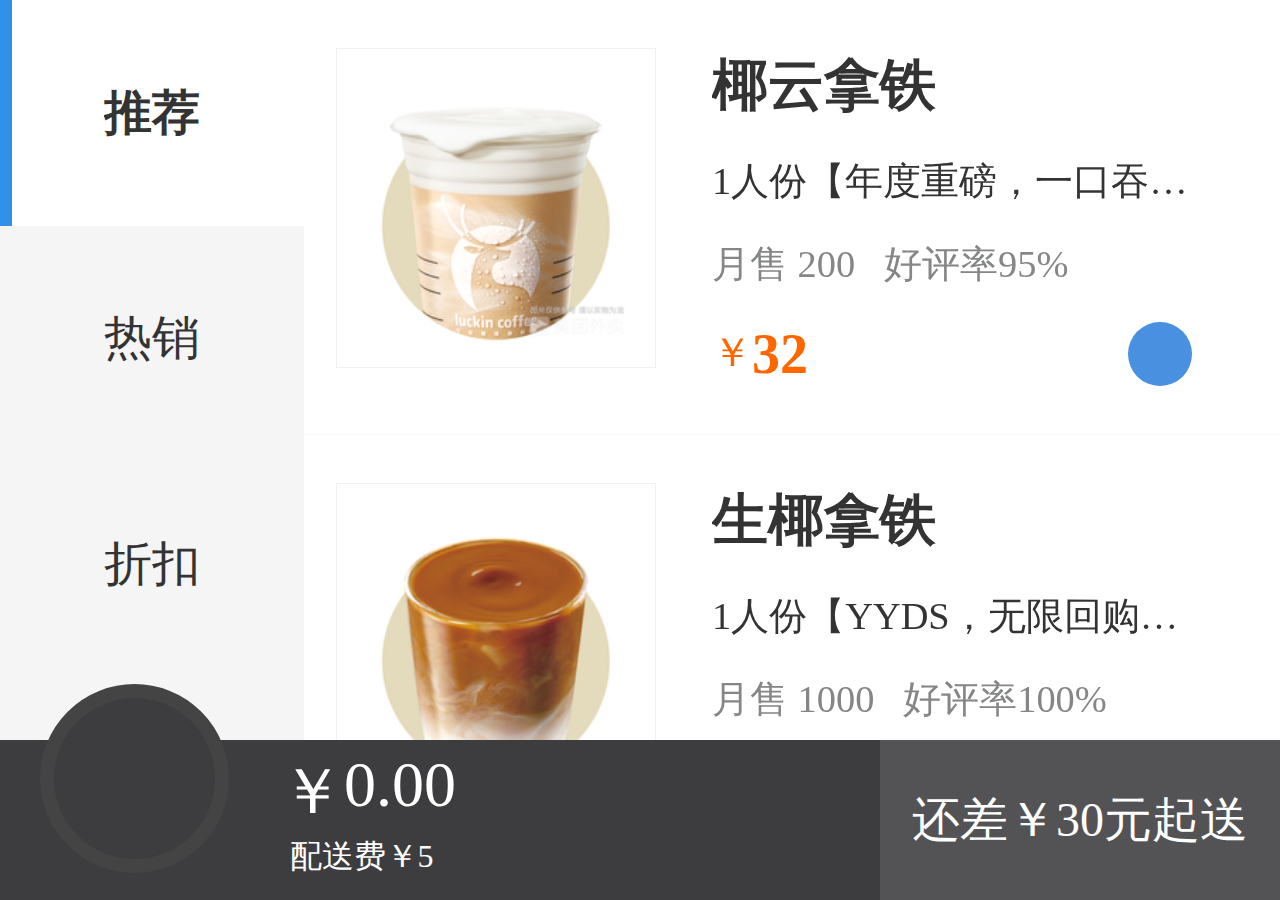
<file: master/ch4/2/index.html>
<!DOCTYPE html>
<html lang="en">
  <head>
    <meta charset="UTF-8" />
    <meta http-equiv="X-UA-Compatible" content="IE=edge" />
    <meta name="viewport" content="width=device-width, initial-scale=1.0" />
    <title>丑团外卖</title>
    <link rel="shortcut icon" href="./assets/favicon.ico" type="image/x-icon" />
    <link rel="stylesheet" href="./css/common.css" />
    <link rel="stylesheet" href="./css/container.css" />
    <link rel="stylesheet" href="./css/footer.css" />
    <link rel="stylesheet" href="./css/add-to-car.css" />
  </head>
  <body>
    <div class="container">
      <div class="menu">
        <div class="menu-item active"><span>推荐</span></div>
        <div class="menu-item"><span>热销</span></div>
        <div class="menu-item"><span>折扣</span></div>
        <div class="menu-item"><span>夏日冰咖必喝榜</span></div>
        <div class="menu-item"><span>进店必喝</span></div>
        <div class="menu-item"><span>只喝美式</span></div>
        <div class="menu-item"><span>酷爽特调水果冰萃</span></div>
        <div class="menu-item"><span>经典奶咖</span></div>
        <div class="menu-item"><span>创意奶咖</span></div>
        <div class="menu-item"><span>瑞纳冰季</span></div>
        <div class="menu-item"><span>不喝咖啡</span></div>
        <div class="menu-item"><span>轻食甜品</span></div>
        <div class="menu-item"><span>热卖套餐</span></div>
      </div>
      <div class="goods-list"></div>
    </div>
    <div class="footer">
      <div class="footer-car-container">
        <div class="footer-car">
          <i class="iconfont i-gouwuchefill"></i>
          <span class="footer-car-badge">0</span>
        </div>
        <div class="footer-car-price">
          <span class="footer-car-unit">￥</span>
          <span class="footer-car-total">0.00</span>
        </div>
        <div class="footer-car-tip">配送费￥0</div>
      </div>
      <div class="footer-pay">
        <a href="">去结算</a>
        <span>还差￥0元起送</span>
      </div>
    </div>

    <!-- <div class="add-to-car">
      <i class="iconfont i-jiajianzujianjiahao"></i>
    </div> -->

    <script src="./js/data.js"></script>
    <script src="./js/index.js"></script>
  </body>
</html>
</file>
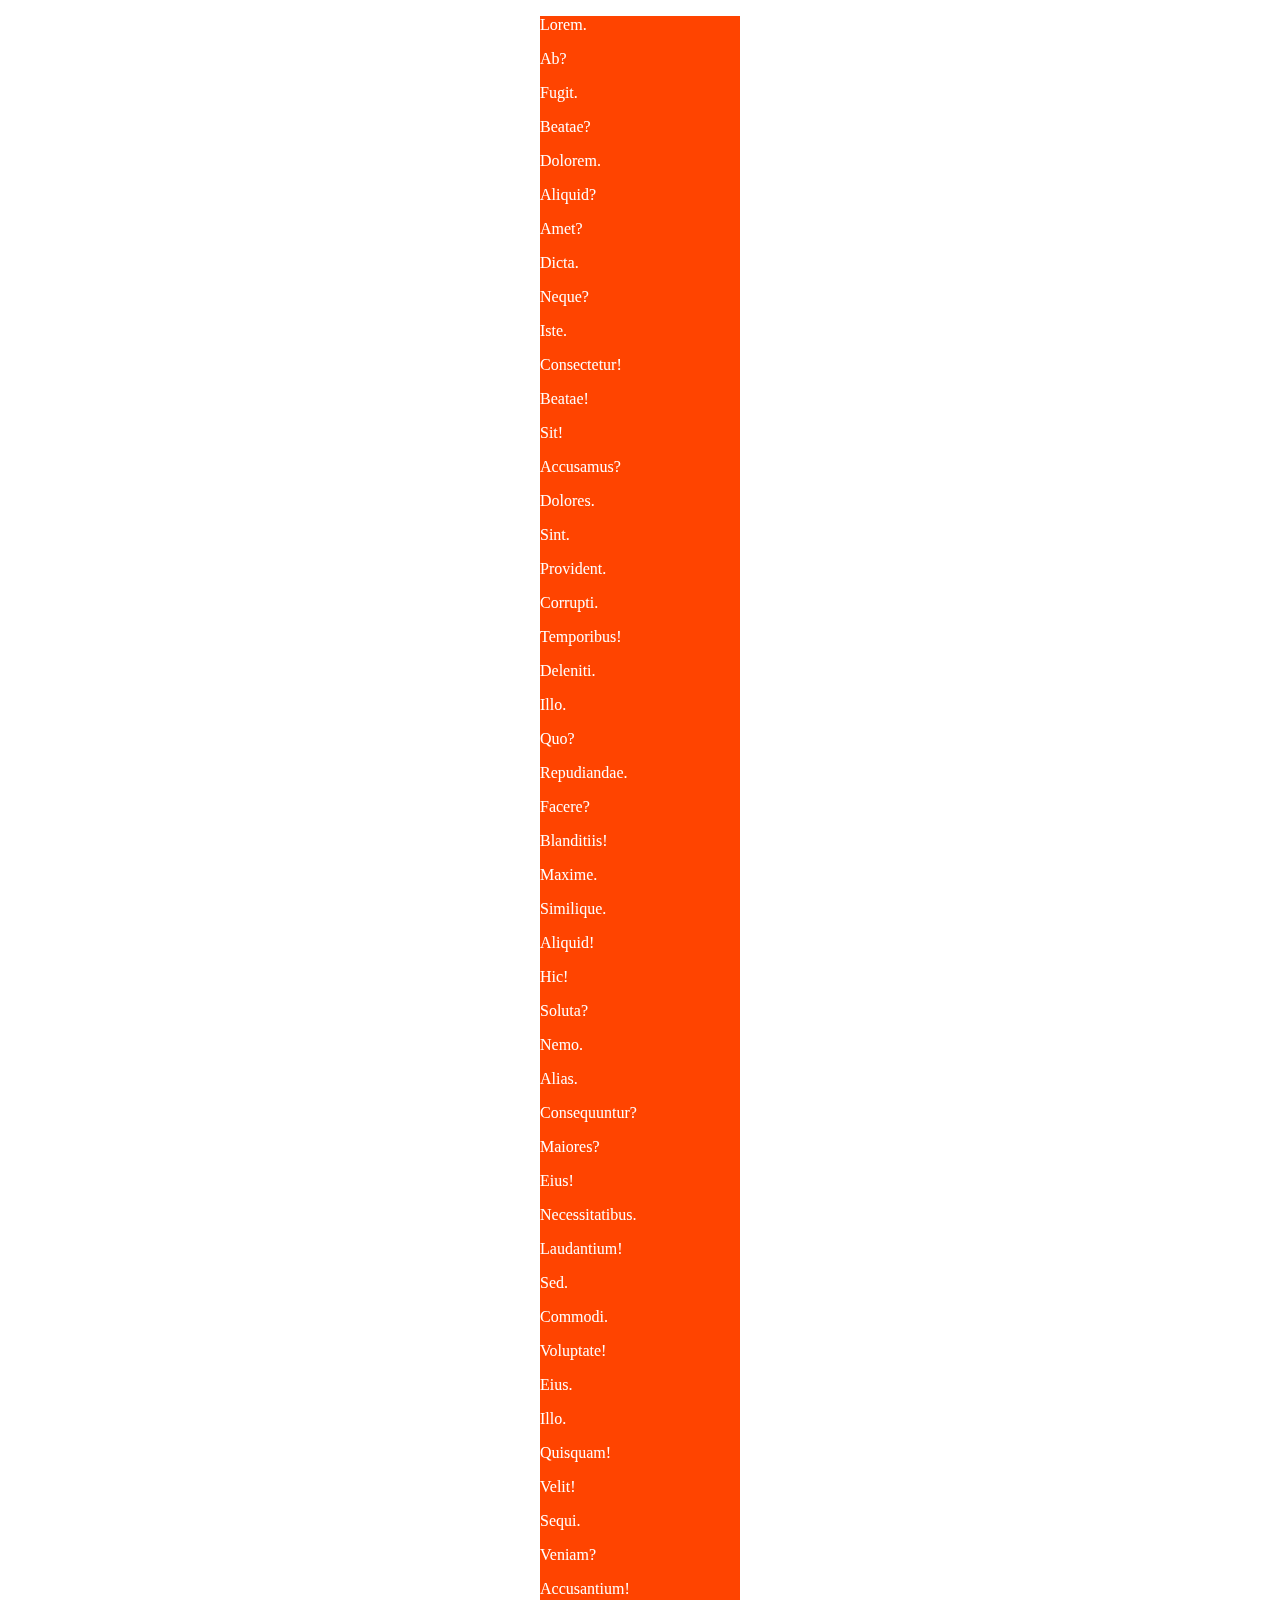
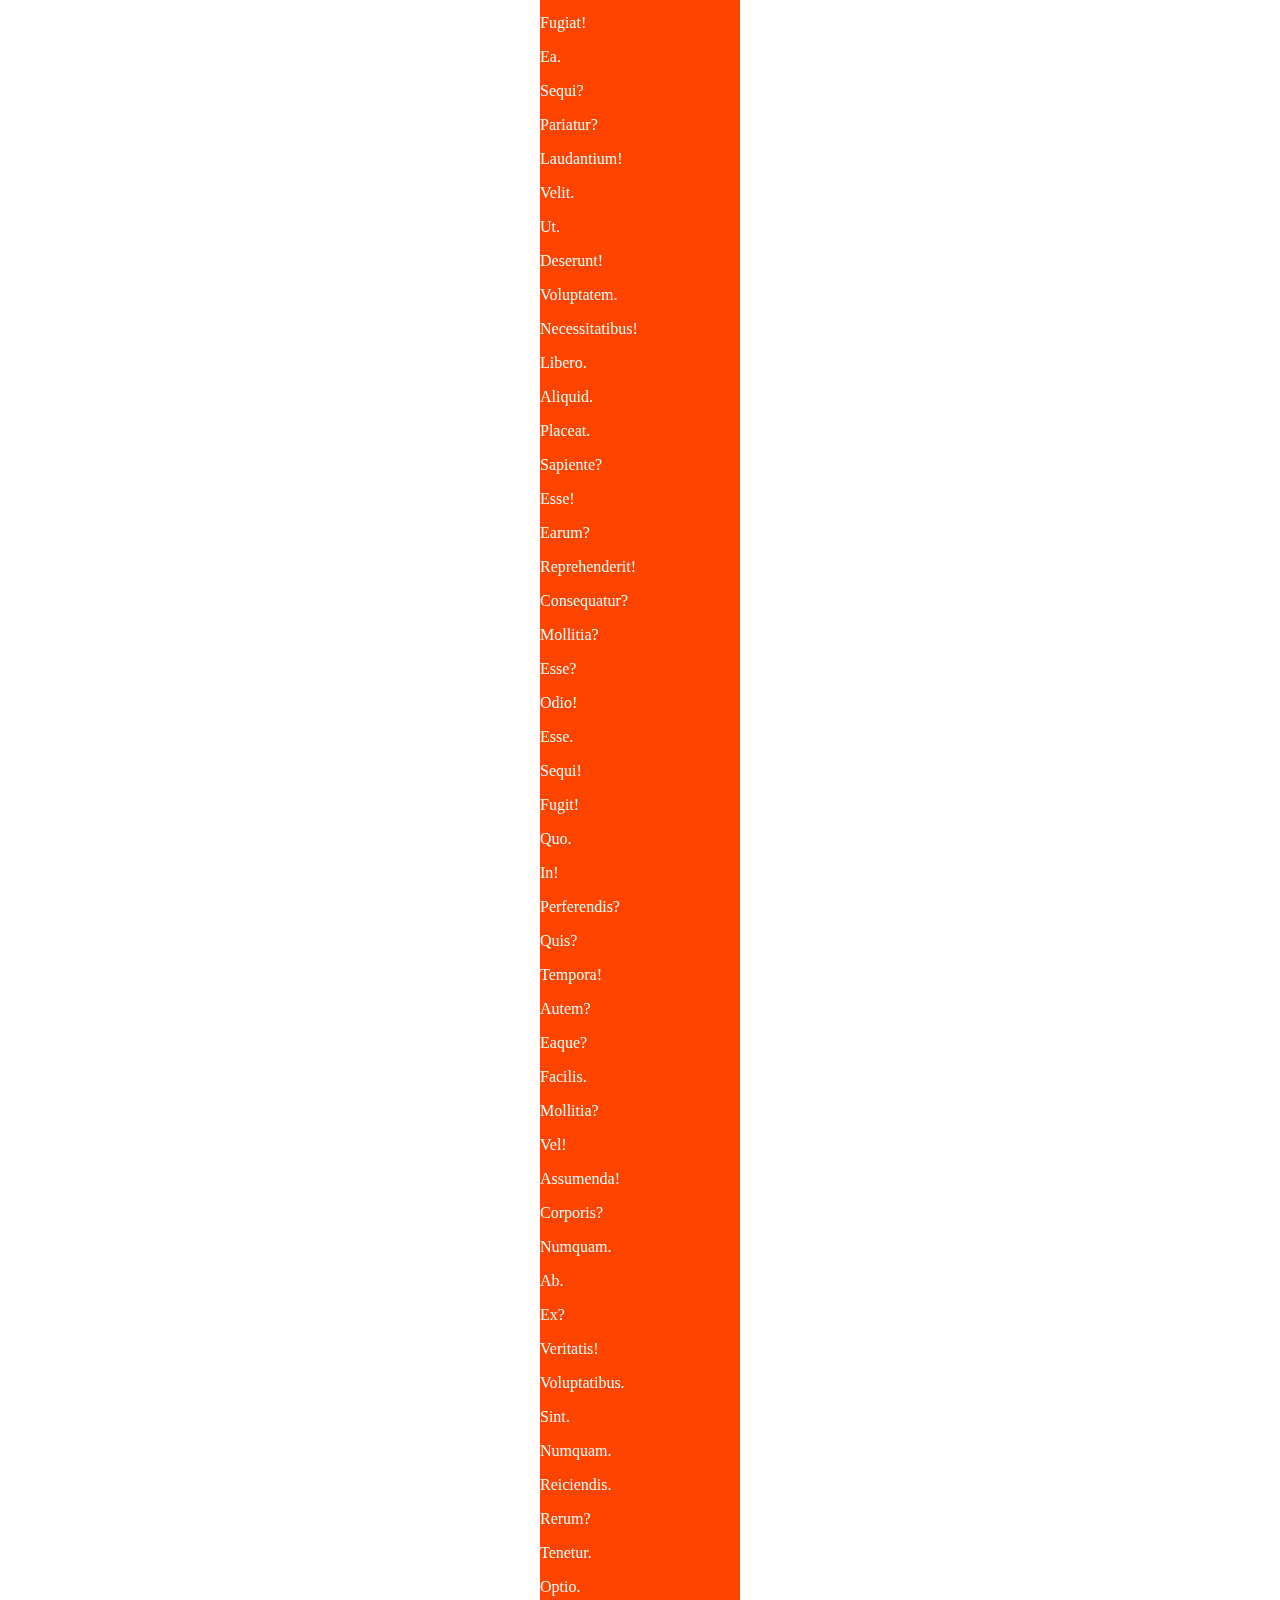
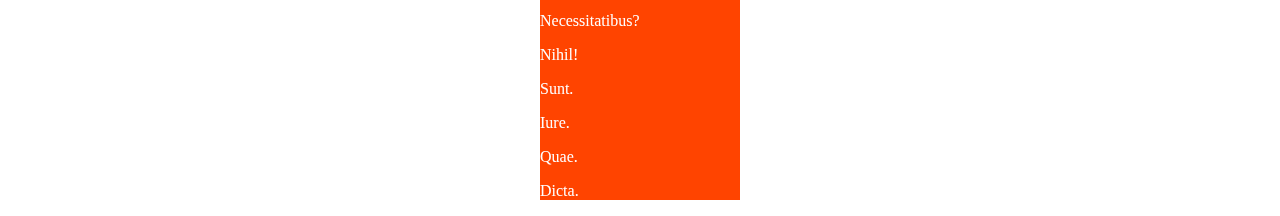
<file: master/ch2/2.html>
<!DOCTYPE html>
<html lang="en">
  <head>
    <meta charset="UTF-8" />
    <meta http-equiv="X-UA-Compatible" content="IE=edge" />
    <meta name="viewport" content="width=device-width, initial-scale=1.0" />
    <title>Document</title>
    <style>
      .container {
        will-change: transform;
        width: 200px;
        background: #f40;
        color: #fff;
        margin: 0 auto;
      }
    </style>
  </head>
  <body>
    <div class="container">
      <p>Lorem.</p>
      <p>Ab?</p>
      <p>Fugit.</p>
      <p>Beatae?</p>
      <p>Dolorem.</p>
      <p>Aliquid?</p>
      <p>Amet?</p>
      <p>Dicta.</p>
      <p>Neque?</p>
      <p>Iste.</p>
      <p>Consectetur!</p>
      <p>Beatae!</p>
      <p>Sit!</p>
      <p>Accusamus?</p>
      <p>Dolores.</p>
      <p>Sint.</p>
      <p>Provident.</p>
      <p>Corrupti.</p>
      <p>Temporibus!</p>
      <p>Deleniti.</p>
      <p>Illo.</p>
      <p>Quo?</p>
      <p>Repudiandae.</p>
      <p>Facere?</p>
      <p>Blanditiis!</p>
      <p>Maxime.</p>
      <p>Similique.</p>
      <p>Aliquid!</p>
      <p>Hic!</p>
      <p>Soluta?</p>
      <p>Nemo.</p>
      <p>Alias.</p>
      <p>Consequuntur?</p>
      <p>Maiores?</p>
      <p>Eius!</p>
      <p>Necessitatibus.</p>
      <p>Laudantium!</p>
      <p>Sed.</p>
      <p>Commodi.</p>
      <p>Voluptate!</p>
      <p>Eius.</p>
      <p>Illo.</p>
      <p>Quisquam!</p>
      <p>Velit!</p>
      <p>Sequi.</p>
      <p>Veniam?</p>
      <p>Accusantium!</p>
      <p>Fugiat!</p>
      <p>Ea.</p>
      <p>Sequi?</p>
      <p>Pariatur?</p>
      <p>Laudantium!</p>
      <p>Velit.</p>
      <p>Ut.</p>
      <p>Deserunt!</p>
      <p>Voluptatem.</p>
      <p>Necessitatibus!</p>
      <p>Libero.</p>
      <p>Aliquid.</p>
      <p>Placeat.</p>
      <p>Sapiente?</p>
      <p>Esse!</p>
      <p>Earum?</p>
      <p>Reprehenderit!</p>
      <p>Consequatur?</p>
      <p>Mollitia?</p>
      <p>Esse?</p>
      <p>Odio!</p>
      <p>Esse.</p>
      <p>Sequi!</p>
      <p>Fugit!</p>
      <p>Quo.</p>
      <p>In!</p>
      <p>Perferendis?</p>
      <p>Quis?</p>
      <p>Tempora!</p>
      <p>Autem?</p>
      <p>Eaque?</p>
      <p>Facilis.</p>
      <p>Mollitia?</p>
      <p>Vel!</p>
      <p>Assumenda!</p>
      <p>Corporis?</p>
      <p>Numquam.</p>
      <p>Ab.</p>
      <p>Ex?</p>
      <p>Veritatis!</p>
      <p>Voluptatibus.</p>
      <p>Sint.</p>
      <p>Numquam.</p>
      <p>Reiciendis.</p>
      <p>Rerum?</p>
      <p>Tenetur.</p>
      <p>Optio.</p>
      <p>Necessitatibus?</p>
      <p>Nihil!</p>
      <p>Sunt.</p>
      <p>Iure.</p>
      <p>Quae.</p>
      <p>Dicta.</p>
    </div>
  </body>
</html>
</file>
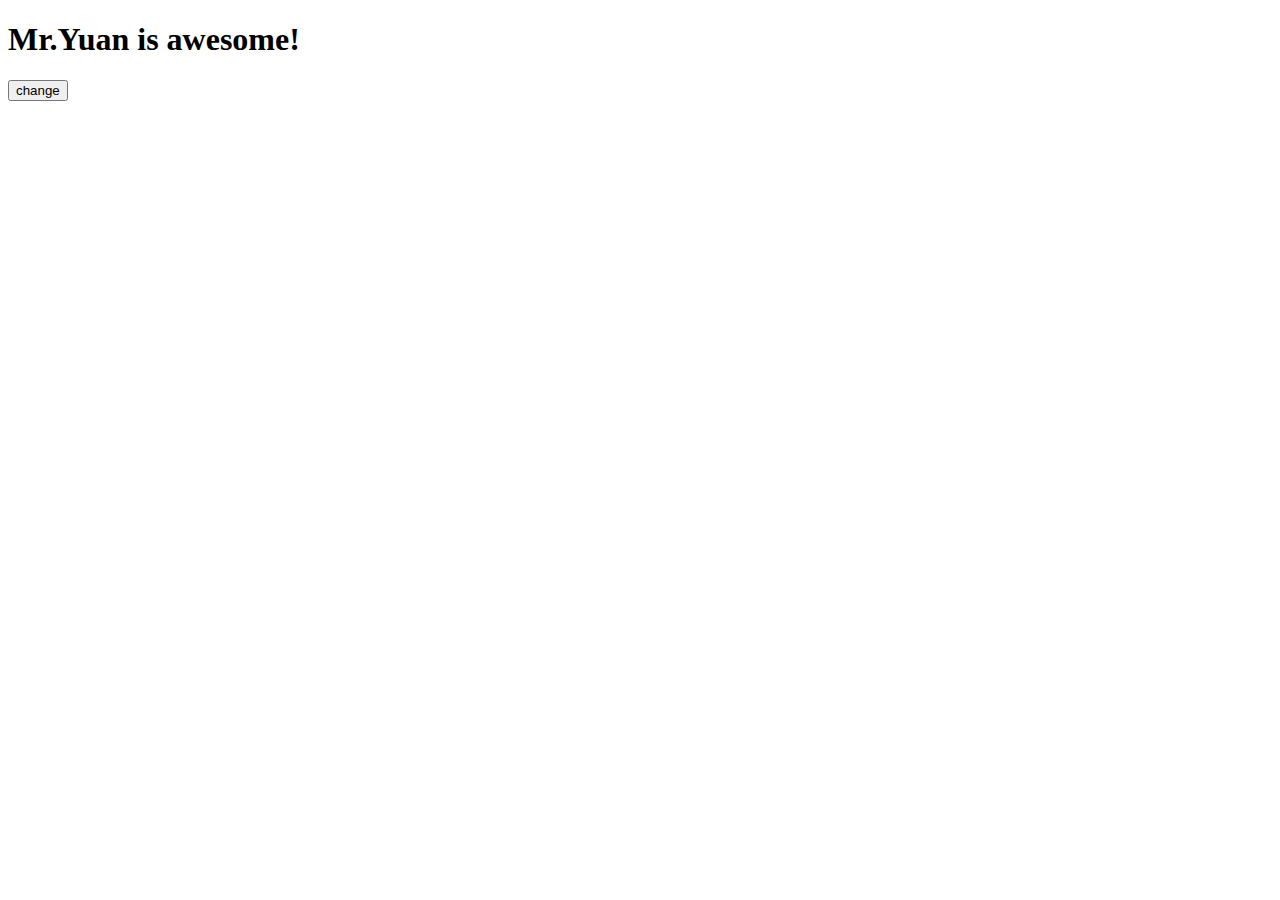
<file: master/ch1/demo/demo1.html>
<!DOCTYPE html>
<html lang="en">
  <head></head>
  <body>
    <h1>Mr.Yuan is awesome!</h1>
    <button>change</button>
    <script>
      var h1 = document.querySelector('h1');
      var btn = document.querySelector('button');

      // 死循环指定的时间
      function delay(duration) {
        var start = Date.now();
        while (Date.now() - start < duration) {}
      }

      btn.onclick = function () {
        h1.textContent = '袁老师很帅！';
        delay(3000);
      };
    </script>
  </body>
</html>
</file>
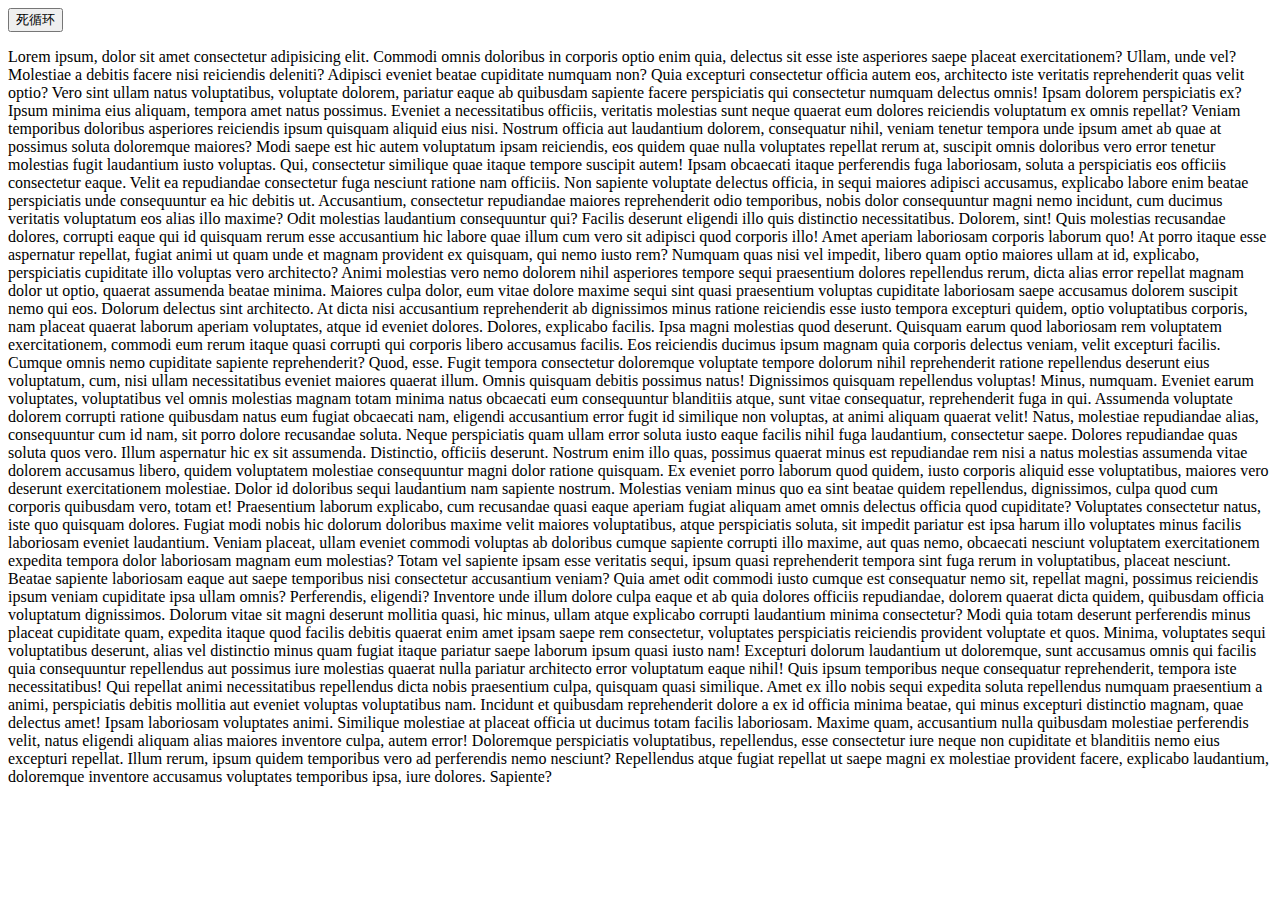
<file: master/ch2/demo/2-1.html>
<!DOCTYPE html>
<html lang="en">
  <head>
    <meta charset="UTF-8" />
    <meta http-equiv="X-UA-Compatible" content="IE=edge" />
    <meta name="viewport" content="width=device-width, initial-scale=1.0" />
    <title>Document</title>
  </head>
  <body>
    <button id="btn">死循环</button>
    <p>
      Lorem ipsum, dolor sit amet consectetur adipisicing elit. Commodi omnis
      doloribus in corporis optio enim quia, delectus sit esse iste asperiores
      saepe placeat exercitationem? Ullam, unde vel? Molestiae a debitis facere
      nisi reiciendis deleniti? Adipisci eveniet beatae cupiditate numquam non?
      Quia excepturi consectetur officia autem eos, architecto iste veritatis
      reprehenderit quas velit optio? Vero sint ullam natus voluptatibus,
      voluptate dolorem, pariatur eaque ab quibusdam sapiente facere
      perspiciatis qui consectetur numquam delectus omnis! Ipsam dolorem
      perspiciatis ex? Ipsum minima eius aliquam, tempora amet natus possimus.
      Eveniet a necessitatibus officiis, veritatis molestias sunt neque quaerat
      eum dolores reiciendis voluptatum ex omnis repellat? Veniam temporibus
      doloribus asperiores reiciendis ipsum quisquam aliquid eius nisi. Nostrum
      officia aut laudantium dolorem, consequatur nihil, veniam tenetur tempora
      unde ipsum amet ab quae at possimus soluta doloremque maiores? Modi saepe
      est hic autem voluptatum ipsam reiciendis, eos quidem quae nulla
      voluptates repellat rerum at, suscipit omnis doloribus vero error tenetur
      molestias fugit laudantium iusto voluptas. Qui, consectetur similique quae
      itaque tempore suscipit autem! Ipsam obcaecati itaque perferendis fuga
      laboriosam, soluta a perspiciatis eos officiis consectetur eaque. Velit ea
      repudiandae consectetur fuga nesciunt ratione nam officiis. Non sapiente
      voluptate delectus officia, in sequi maiores adipisci accusamus, explicabo
      labore enim beatae perspiciatis unde consequuntur ea hic debitis ut.
      Accusantium, consectetur repudiandae maiores reprehenderit odio
      temporibus, nobis dolor consequuntur magni nemo incidunt, cum ducimus
      veritatis voluptatum eos alias illo maxime? Odit molestias laudantium
      consequuntur qui? Facilis deserunt eligendi illo quis distinctio
      necessitatibus. Dolorem, sint! Quis molestias recusandae dolores, corrupti
      eaque qui id quisquam rerum esse accusantium hic labore quae illum cum
      vero sit adipisci quod corporis illo! Amet aperiam laboriosam corporis
      laborum quo! At porro itaque esse aspernatur repellat, fugiat animi ut
      quam unde et magnam provident ex quisquam, qui nemo iusto rem? Numquam
      quas nisi vel impedit, libero quam optio maiores ullam at id, explicabo,
      perspiciatis cupiditate illo voluptas vero architecto? Animi molestias
      vero nemo dolorem nihil asperiores tempore sequi praesentium dolores
      repellendus rerum, dicta alias error repellat magnam dolor ut optio,
      quaerat assumenda beatae minima. Maiores culpa dolor, eum vitae dolore
      maxime sequi sint quasi praesentium voluptas cupiditate laboriosam saepe
      accusamus dolorem suscipit nemo qui eos. Dolorum delectus sint architecto.
      At dicta nisi accusantium reprehenderit ab dignissimos minus ratione
      reiciendis esse iusto tempora excepturi quidem, optio voluptatibus
      corporis, nam placeat quaerat laborum aperiam voluptates, atque id eveniet
      dolores. Dolores, explicabo facilis. Ipsa magni molestias quod deserunt.
      Quisquam earum quod laboriosam rem voluptatem exercitationem, commodi eum
      rerum itaque quasi corrupti qui corporis libero accusamus facilis. Eos
      reiciendis ducimus ipsum magnam quia corporis delectus veniam, velit
      excepturi facilis. Cumque omnis nemo cupiditate sapiente reprehenderit?
      Quod, esse. Fugit tempora consectetur doloremque voluptate tempore dolorum
      nihil reprehenderit ratione repellendus deserunt eius voluptatum, cum,
      nisi ullam necessitatibus eveniet maiores quaerat illum. Omnis quisquam
      debitis possimus natus! Dignissimos quisquam repellendus voluptas! Minus,
      numquam. Eveniet earum voluptates, voluptatibus vel omnis molestias magnam
      totam minima natus obcaecati eum consequuntur blanditiis atque, sunt vitae
      consequatur, reprehenderit fuga in qui. Assumenda voluptate dolorem
      corrupti ratione quibusdam natus eum fugiat obcaecati nam, eligendi
      accusantium error fugit id similique non voluptas, at animi aliquam
      quaerat velit! Natus, molestiae repudiandae alias, consequuntur cum id
      nam, sit porro dolore recusandae soluta. Neque perspiciatis quam ullam
      error soluta iusto eaque facilis nihil fuga laudantium, consectetur saepe.
      Dolores repudiandae quas soluta quos vero. Illum aspernatur hic ex sit
      assumenda. Distinctio, officiis deserunt. Nostrum enim illo quas, possimus
      quaerat minus est repudiandae rem nisi a natus molestias assumenda vitae
      dolorem accusamus libero, quidem voluptatem molestiae consequuntur magni
      dolor ratione quisquam. Ex eveniet porro laborum quod quidem, iusto
      corporis aliquid esse voluptatibus, maiores vero deserunt exercitationem
      molestiae. Dolor id doloribus sequi laudantium nam sapiente nostrum.
      Molestias veniam minus quo ea sint beatae quidem repellendus, dignissimos,
      culpa quod cum corporis quibusdam vero, totam et! Praesentium laborum
      explicabo, cum recusandae quasi eaque aperiam fugiat aliquam amet omnis
      delectus officia quod cupiditate? Voluptates consectetur natus, iste quo
      quisquam dolores. Fugiat modi nobis hic dolorum doloribus maxime velit
      maiores voluptatibus, atque perspiciatis soluta, sit impedit pariatur est
      ipsa harum illo voluptates minus facilis laboriosam eveniet laudantium.
      Veniam placeat, ullam eveniet commodi voluptas ab doloribus cumque
      sapiente corrupti illo maxime, aut quas nemo, obcaecati nesciunt
      voluptatem exercitationem expedita tempora dolor laboriosam magnam eum
      molestias? Totam vel sapiente ipsam esse veritatis sequi, ipsum quasi
      reprehenderit tempora sint fuga rerum in voluptatibus, placeat nesciunt.
      Beatae sapiente laboriosam eaque aut saepe temporibus nisi consectetur
      accusantium veniam? Quia amet odit commodi iusto cumque est consequatur
      nemo sit, repellat magni, possimus reiciendis ipsum veniam cupiditate ipsa
      ullam omnis? Perferendis, eligendi? Inventore unde illum dolore culpa
      eaque et ab quia dolores officiis repudiandae, dolorem quaerat dicta
      quidem, quibusdam officia voluptatum dignissimos. Dolorum vitae sit magni
      deserunt mollitia quasi, hic minus, ullam atque explicabo corrupti
      laudantium minima consectetur? Modi quia totam deserunt perferendis minus
      placeat cupiditate quam, expedita itaque quod facilis debitis quaerat enim
      amet ipsam saepe rem consectetur, voluptates perspiciatis reiciendis
      provident voluptate et quos. Minima, voluptates sequi voluptatibus
      deserunt, alias vel distinctio minus quam fugiat itaque pariatur saepe
      laborum ipsum quasi iusto nam! Excepturi dolorum laudantium ut doloremque,
      sunt accusamus omnis qui facilis quia consequuntur repellendus aut
      possimus iure molestias quaerat nulla pariatur architecto error voluptatum
      eaque nihil! Quis ipsum temporibus neque consequatur reprehenderit,
      tempora iste necessitatibus! Qui repellat animi necessitatibus repellendus
      dicta nobis praesentium culpa, quisquam quasi similique. Amet ex illo
      nobis sequi expedita soluta repellendus numquam praesentium a animi,
      perspiciatis debitis mollitia aut eveniet voluptas voluptatibus nam.
      Incidunt et quibusdam reprehenderit dolore a ex id officia minima beatae,
      qui minus excepturi distinctio magnam, quae delectus amet! Ipsam
      laboriosam voluptates animi. Similique molestiae at placeat officia ut
      ducimus totam facilis laboriosam. Maxime quam, accusantium nulla quibusdam
      molestiae perferendis velit, natus eligendi aliquam alias maiores
      inventore culpa, autem error! Doloremque perspiciatis voluptatibus,
      repellendus, esse consectetur iure neque non cupiditate et blanditiis nemo
      eius excepturi repellat. Illum rerum, ipsum quidem temporibus vero ad
      perferendis nemo nesciunt? Repellendus atque fugiat repellat ut saepe
      magni ex molestiae provident facere, explicabo laudantium, doloremque
      inventore accusamus voluptates temporibus ipsa, iure dolores. Sapiente?
    </p>
    <script>
      function delay(duration) {
        var start = Date.now();
        while (Date.now() - start < duration) {}
      }
      btn.onclick = function () {
        delay(5000);
      };
    </script>
  </body>
</html>
</file>
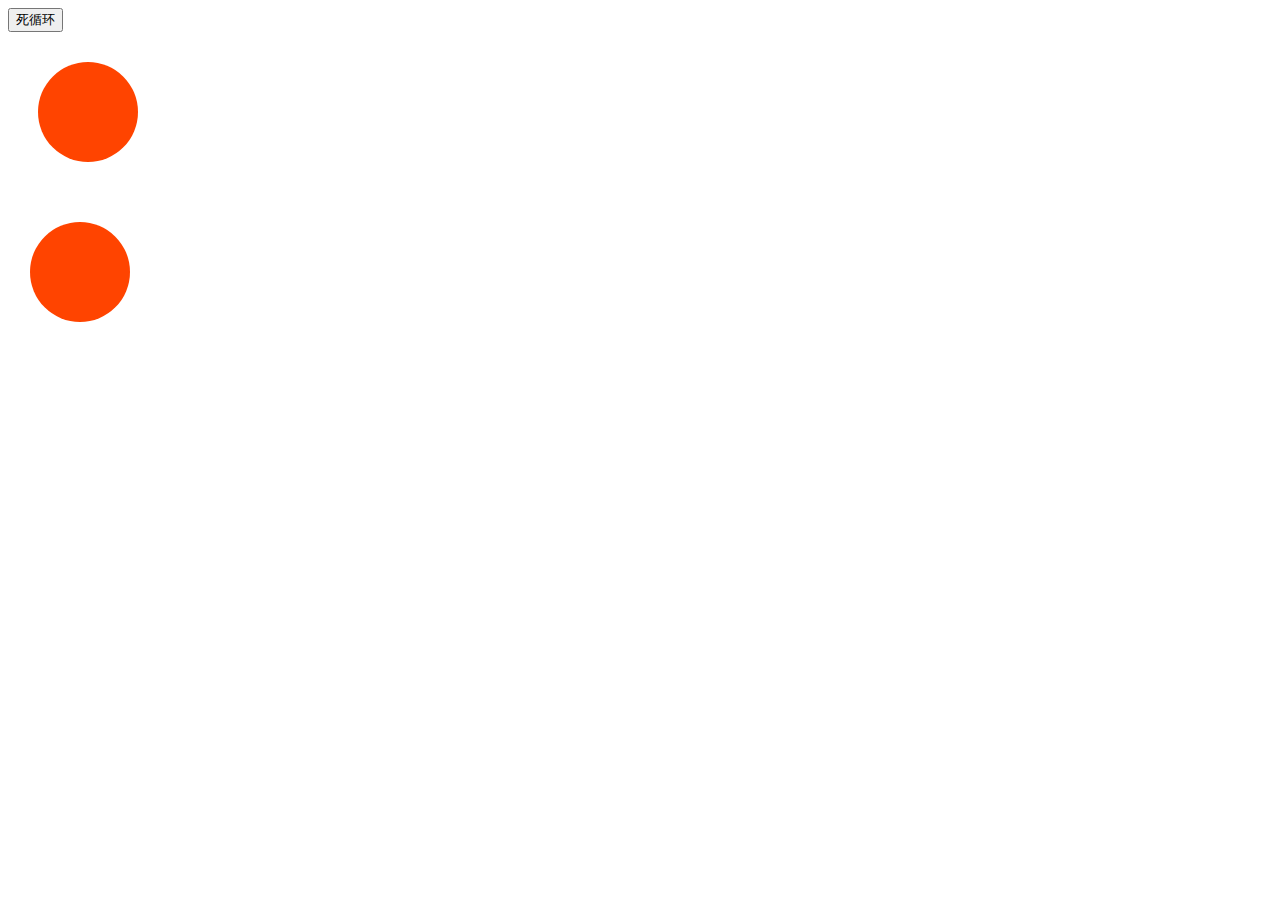
<file: master/ch2/demo/2-2.html>
<!DOCTYPE html>
<html lang="en">
  <head>
    <meta charset="UTF-8" />
    <meta http-equiv="X-UA-Compatible" content="IE=edge" />
    <meta name="viewport" content="width=device-width, initial-scale=1.0" />
    <title>Document</title>

    <style>
      .ball {
        width: 100px;
        height: 100px;
        background: #f40;
        border-radius: 50%;
        margin: 30px;
      }
      .ball1 {
        animation: move1 1s alternate infinite ease-in-out;
      }
      .ball2 {
        position: fixed;
        left: 0;
        animation: move2 1s alternate infinite ease-in-out;
      }
      @keyframes move1 {
        to {
          transform: translate(100px);
        }
      }
      @keyframes move2 {
        to {
          left: 100px;
        }
      }
    </style>
  </head>
  <body>
    <button id="btn">死循环</button>
    <div class="ball ball1"></div>
    <div class="ball ball2"></div>
    <script>
      function delay(duration) {
        var start = Date.now();
        while (Date.now() - start < duration) {}
      }
      btn.onclick = function () {
        delay(5000);
      };
    </script>
  </body>
</html>
</file>
<file: master/ch4/2/css/common.css>
@import url('https://at.alicdn.com/t/c/font_3555577_me2a6tdmvu8.css');

*,
*::before,
*::after {
  margin: 0;
  padding: 0;
  box-sizing: border-box;
}

html {
  font-size: 0.125vw;
}
body {
  font-size: 35rem;
  -webkit-tap-highlight-color: transparent;
  -webkit-font-smoothing: antialiased;
  user-select: none;
  font-family: 'Microsoft Yahei', 'sans-serif';
}
a {
  color: inherit;
  text-decoration: none;
}
.iconfont {
  font-size: inherit;
}
</file>
<file: master/ch4/2/css/container.css>
.container {
  position: fixed;
  left: 0;
  top: 0;
  width: 100%;
  height: calc(100% - 100rem);
  display: flex;
  color: #333;
}
.menu {
  background: #f5f5f5;
  width: 190rem;
  overflow-y: scroll;
  padding-bottom: 50rem;
  flex: 0 0 auto;
}
.menu::-webkit-scrollbar {
  width: 0;
}

.menu-item {
  height: 141rem;
  display: flex;
  justify-content: center;
  align-items: center;
  padding: 0 30rem;
  position: relative;
}
.menu-item span {
  font-size: 30rem;
  line-height: 40rem;
  max-height: 80rem;
  overflow: hidden;
}
.menu-item.active {
  font-weight: bold;
  background: #fff;
}
.menu-item.active::before {
  content: '';
  position: absolute;
  left: 0;
  height: 100%;
  width: 7.5rem;
  background: #3190e8;
}

.goods-list {
  flex-grow: 1;
  overflow-y: scroll;
}
.goods-list::-webkit-scrollbar {
  width: 0;
}

.goods-item {
  border-bottom: 1rem solid #f8f8f8;
  padding: 30rem 20rem;
  display: flex;
}
.goods-pic {
  width: 200rem;
  height: 200rem;
  object-fit: contain;
  border: 1rem solid rgba(0, 0, 0, 0.06);
  flex: 0 0 auto;
}
.goods-info {
  flex: 1 1 auto;
  padding: 0 35rem;
  overflow: hidden;
}
.goods-title {
  font-size: 35rem;
  overflow: hidden;
  text-overflow: ellipsis;
  white-space: nowrap;
  margin-bottom: 20rem;
}
.goods-desc {
  font-size: 24rem;
  white-space: nowrap;
  overflow: hidden;
  text-overflow: ellipsis;
  margin-bottom: 20rem;
}
.goods-sell {
  color: #858687;
  font-size: 24rem;
  white-space: nowrap;
  overflow: hidden;
  text-overflow: ellipsis;
  margin-bottom: 20rem;
  display: flex;
}
.goods-sell span:first-child {
  margin-right: 18rem;
}
.goods-confirm {
  display: flex;
  justify-content: space-between;
}
.goods-price {
  display: flex;
  font-size: 35rem;
  font-weight: bold;
  color: #f60;
  align-items: flex-end;
}
.goods-price-unit {
  font-size: 25rem;
  margin-bottom: 4rem;
  font-weight: normal;
}
.goods-btns {
  display: flex;
  justify-content: center;
  align-items: center;
}
.goods-btns .iconfont {
  width: 40rem;
  height: 40rem;
  background: #4a90e1;
  color: #fff;
  border-radius: 50%;
  font-size: 23rem;
  line-height: 40rem;
  text-align: center;
}
.goods-btns span {
  margin: 0 15rem;
  display: none;
}
.goods-btns .i-jianhao {
  border: 1rem solid #4a90e1;
  background: #fff;
  color: #4a90e1;
  font-weight: bold;
  display: none;
}
.goods-item.active span {
  display: block;
}
.goods-item.active .i-jianhao {
  display: block;
}
</file>
<file: master/ch4/2/css/footer.css>
.footer {
  height: 100rem;
  color: #fff;
  position: fixed;
  left: 0;
  bottom: 0;
  width: 100%;
  display: flex;
  z-index: 10;
}

.footer-car-container {
  flex-grow: 1;
  background: #3d3d3f;
  padding-left: 175rem;
  position: relative;
}
.footer-car {
  position: absolute;
  width: 118rem;
  height: 118rem;
  border: 9rem solid #444;
  left: 25rem;
  top: -35rem;
  border-radius: 50%;
  background: inherit;
  display: flex;
  justify-content: center;
  align-items: center;
  font-size: 60rem;
}
.footer-car-badge {
  position: absolute;
  width: 35rem;
  height: 35rem;
  background: #ec5533;
  font-size: 25rem;
  text-align: center;
  border-radius: 50%;
  line-height: 35rem;
  right: 0;
  top: 0;
  display: none;
}
.footer-car.active {
  background: #4a90e1;
}
.footer-car.active .footer-car-badge {
  display: block;
}
.footer-car.animate {
  animation: footer-car-animate 500ms ease-in-out;
}

@keyframes footer-car-animate {
  0% {
    transform: scale(1);
  }
  25% {
    transform: scale(0.8);
  }
  50% {
    transform: scale(1.1);
  }
  75% {
    transform: scale(0.9);
  }
  100% {
    transform: scale(1);
  }
}

.footer-car-price {
  font-size: 40rem;
  display: flex;
  margin-top: 5rem;
}
.footer-car-tip {
  font-size: 20rem;
  margin-left: 6rem;
}
.footer-pay {
  background: #535356;
  width: 250rem;
  font-size: 35rem;
  line-height: 100rem;
  text-align: center;
}
.footer-pay > * {
  display: block;
  width: 100%;
  height: 100%;
}
.footer-pay a {
  display: none;
}
.footer-pay span {
  font-size: 30rem;
}
.footer-pay.active {
  background: #76d572;
}
.footer-pay.active a {
  display: block;
}
.footer-pay.active span {
  display: none;
}
</file>
<file: master/ch4/2/css/add-to-car.css>
.add-to-car {
  position: fixed;
  color: #fff;
  font-size: 23rem;
  line-height: 40rem;
  text-align: center;
  z-index: 9;
  margin-left: -20rem;
  margin-top: -20rem;
  left: 0;
  top: 0;
  transition: 0.5s linear;
}

.add-to-car .iconfont {
  width: 40rem;
  height: 40rem;
  background: #4a90e1;
  border-radius: 50%;
  display: block;
  transition: 0.5s cubic-bezier(0.5, -0.5, 1, 1);
}
</file>
